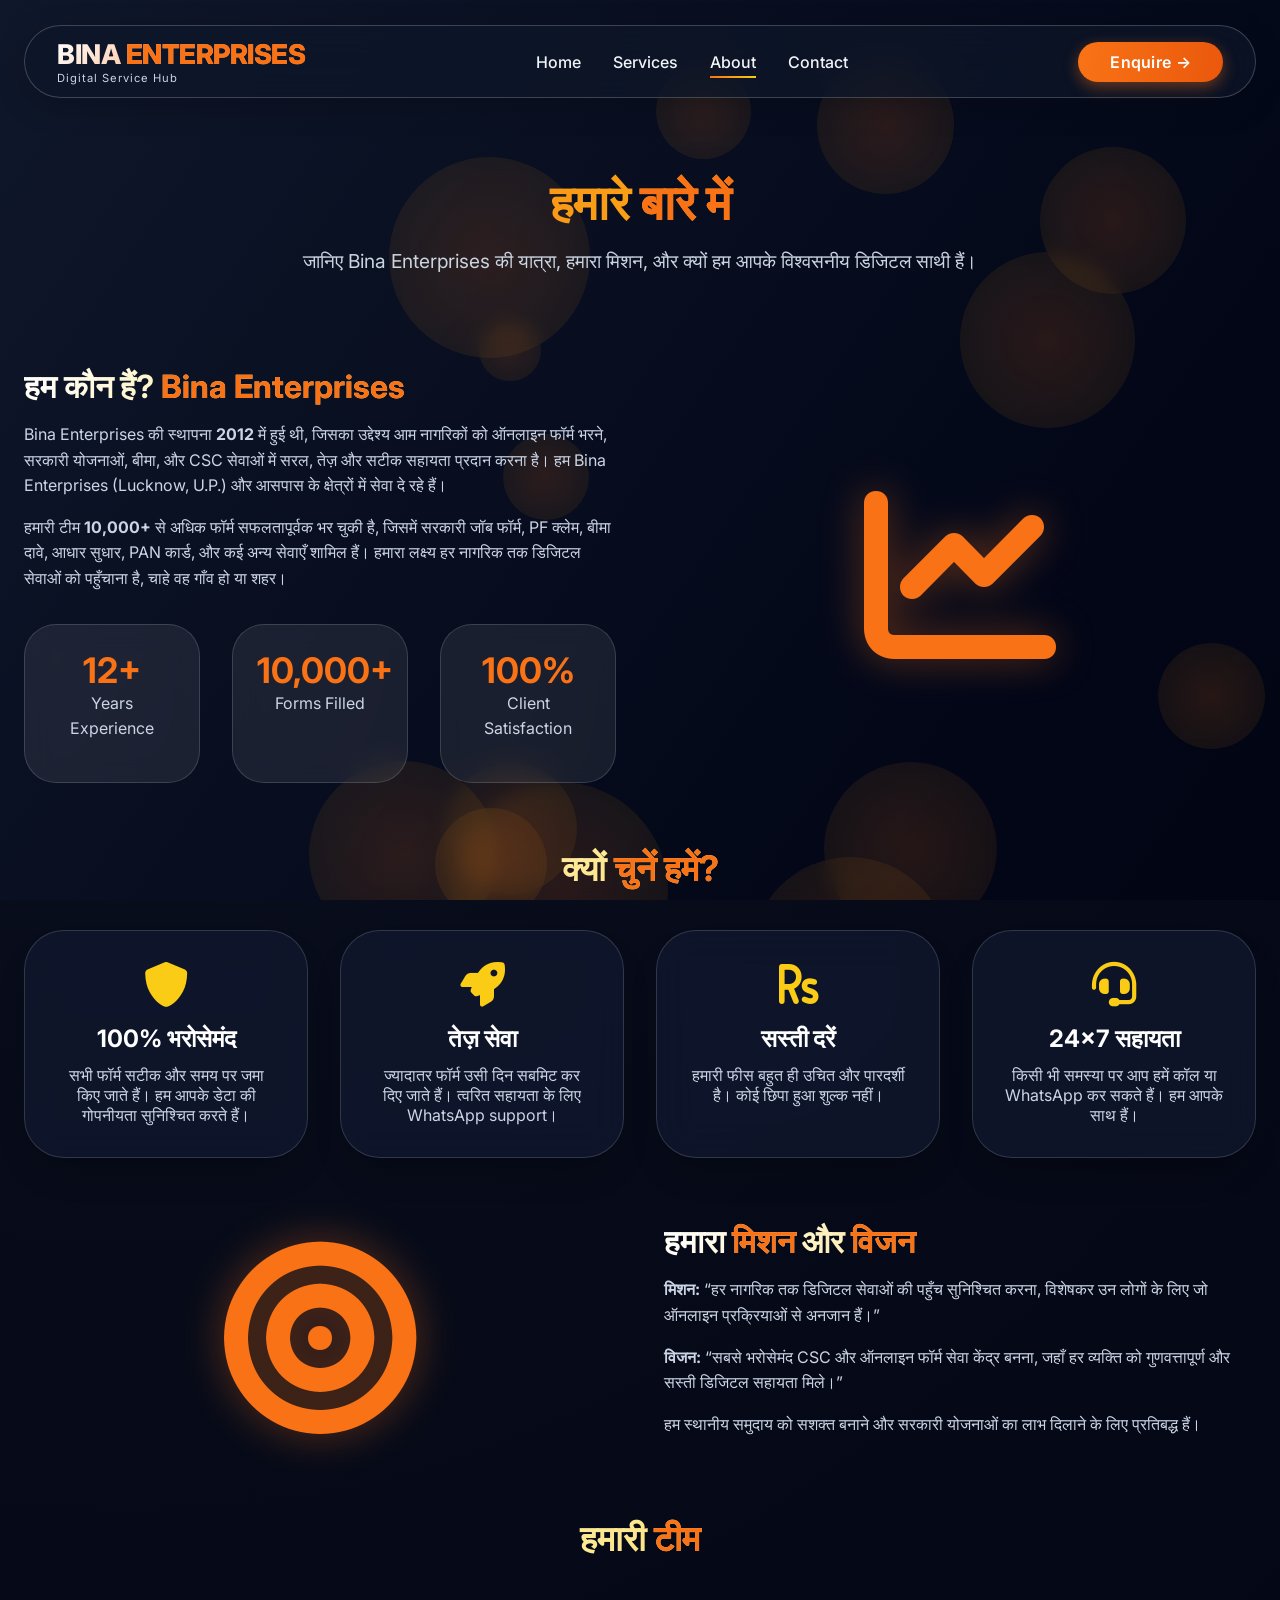
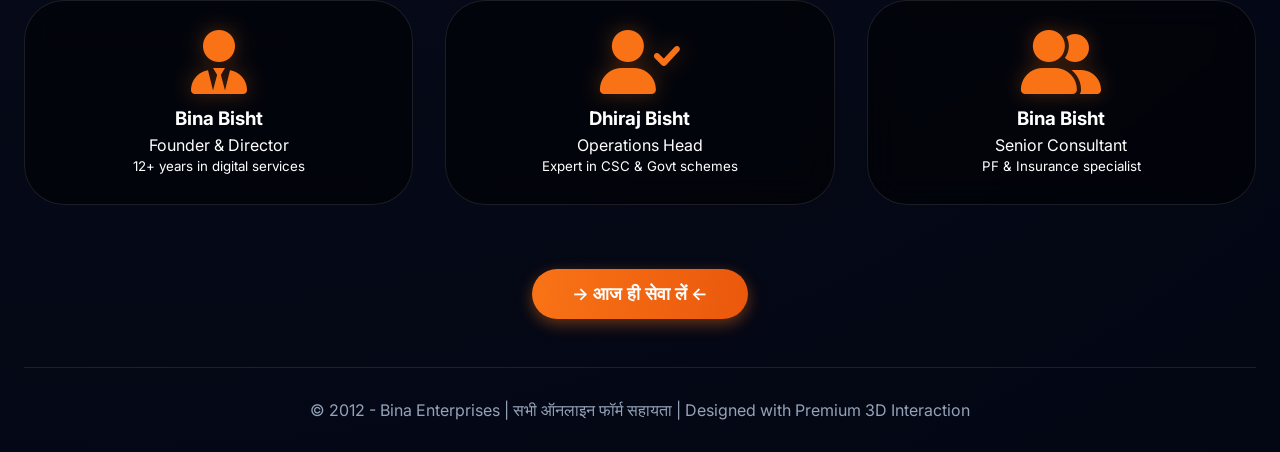
<file: about.html>
<!DOCTYPE html>
<html lang="hi">
<head>
    <meta charset="UTF-8">
    <meta name="viewport" content="width=device-width, initial-scale=1.0, user-scalable=yes">
    <title>हमारे बारे में | Bina Enterprises – 3D Online Form Filling & CSC Services</title>
    <meta name="description" content="Bina Enterprises के बारे में जानें – 12+ साल का अनुभव, 10,000+ खुश ग्राहक, सभी ऑनलाइन फॉर्म सहायता।">
    <link href="https://fonts.googleapis.com/css2?family=Inter:opsz,wght@14..32,300;14..32,400;14..32,600;14..32,700;14..32,800&display=swap" rel="stylesheet">
    <link rel="stylesheet" href="https://cdnjs.cloudflare.com/ajax/libs/font-awesome/6.0.0-beta3/css/all.min.css">
    <style>
        * {
            margin: 0;
            padding: 0;
            box-sizing: border-box;
        }

        body {
            font-family: 'Inter', sans-serif;
            background: radial-gradient(circle at 10% 20%, #0a0f1e 0%, #030613 100%);
            color: #fff;
            overflow-x: hidden;
            scroll-behavior: smooth;
        }

        /* Custom Scrollbar */
        ::-webkit-scrollbar {
            width: 8px;
        }
        ::-webkit-scrollbar-track {
            background: #0f172a;
        }
        ::-webkit-scrollbar-thumb {
            background: #f97316;
            border-radius: 10px;
        }

        /* Animated Gradient Background */
        .animated-bg {
            position: fixed;
            top: 0;
            left: 0;
            width: 100%;
            height: 100%;
            z-index: -2;
            background: linear-gradient(125deg, #0f172a 0%, #020617 40%, #000000 100%);
            background-size: 200% 200%;
            animation: bgWave 12s ease infinite;
        }
        @keyframes bgWave {
            0% { background-position: 0% 50%; }
            50% { background-position: 100% 50%; }
            100% { background-position: 0% 50%; }
        }

        /* Floating Shapes (Glowing Orbs) */
        .floating-shapes {
            position: fixed;
            top: 0;
            left: 0;
            width: 100%;
            height: 100%;
            z-index: -1;
            overflow: hidden;
        }
        .shape {
            position: absolute;
            background: radial-gradient(circle, rgba(249,115,22,0.15), rgba(250,204,21,0.05));
            backdrop-filter: blur(8px);
            border-radius: 50%;
            animation: float 25s infinite ease-in-out;
            pointer-events: none;
        }
        @keyframes float {
            0% { transform: translate(0, 0) rotate(0deg) scale(1); opacity: 0.3; }
            50% { transform: translate(40px, -40px) rotate(10deg) scale(1.2); opacity: 0.6; }
            100% { transform: translate(-20px, 20px) rotate(-5deg) scale(0.9); opacity: 0.3; }
        }

        .container {
            max-width: 1280px;
            margin: 0 auto;
            padding: 0 24px;
            position: relative;
            z-index: 2;
        }

        /* Glassmorphic Navbar */
        .navbar {
            backdrop-filter: blur(20px);
            background: rgba(15, 23, 42, 0.65);
            border-radius: 80px;
            margin: 25px auto 35px;
            padding: 12px 32px;
            display: flex;
            justify-content: space-between;
            align-items: center;
            flex-wrap: wrap;
            border: 1px solid rgba(255, 255, 255, 0.2);
            box-shadow: 0 8px 32px rgba(0, 0, 0, 0.2);
            transition: all 0.3s;
        }
        .navbar:hover {
            border-color: rgba(249,115,22,0.5);
            box-shadow: 0 12px 40px rgba(249,115,22,0.2);
        }
        .logo h1 {
            font-size: 1.7rem;
            font-weight: 800;
            background: linear-gradient(135deg, #ffffff, #f97316);
            -webkit-background-clip: text;
            background-clip: text;
            color: transparent;
            letter-spacing: -0.5px;
        }
        .logo p {
            font-size: 0.7rem;
            color: #cbd5e6;
            letter-spacing: 1px;
        }
        .nav-links {
            display: flex;
            gap: 2rem;
            list-style: none;
        }
        .nav-links a {
            color: #f1f5f9;
            text-decoration: none;
            font-weight: 500;
            transition: 0.2s;
            position: relative;
        }
        .nav-links a::after {
            content: '';
            position: absolute;
            bottom: -6px;
            left: 0;
            width: 0;
            height: 2px;
            background: linear-gradient(90deg, #f97316, #facc15);
            transition: width 0.3s ease;
        }
        .nav-links a:hover::after,
        .nav-links a.active::after {
            width: 100%;
        }
        .nav-links a:hover {
            color: #f97316;
        }

        /* Premium 3D Buttons */
        .btn-3d {
            background: linear-gradient(95deg, #f97316, #ea580c);
            border: none;
            padding: 10px 32px;
            border-radius: 60px;
            font-weight: 600;
            color: white;
            box-shadow: 0 5px 15px rgba(249,115,22,0.4);
            transition: all 0.3s cubic-bezier(0.2, 0.9, 0.4, 1.1);
            display: inline-block;
            text-decoration: none;
            cursor: pointer;
            letter-spacing: 0.3px;
        }
        .btn-3d:hover {
            transform: translateY(-3px) scale(1.02);
            box-shadow: 0 12px 28px rgba(249,115,22,0.6);
            background: linear-gradient(95deg, #ff841f, #f96510);
        }
        .btn-3d:active {
            transform: translateY(2px);
        }

        /* Page Hero */
        .page-hero {
            text-align: center;
            padding: 40px 0 30px;
        }
        .page-hero h1 {
            font-size: 3rem;
            background: linear-gradient(90deg, #f97316, #facc15);
            -webkit-background-clip: text;
            background-clip: text;
            color: transparent;
            font-weight: 800;
        }
        .page-hero p {
            font-size: 1.2rem;
            color: #cbd5e1;
            max-width: 700px;
            margin: 1rem auto;
        }

        /* About Main Grid */
        .about-grid {
            display: flex;
            flex-wrap: wrap;
            gap: 3rem;
            margin: 3rem 0;
            align-items: center;
        }
        .about-text {
            flex: 1;
        }
        .about-text h2 {
            font-size: 2rem;
            margin-bottom: 1rem;
            background: linear-gradient(120deg, #fff, #facc15);
            -webkit-background-clip: text;
            background-clip: text;
            color: transparent;
        }
        .about-text p {
            margin-bottom: 1rem;
            color: #cbd5e6;
            line-height: 1.6;
        }
        .about-highlight {
            color: #f97316;
        }
        .about-stats {
            display: flex;
            gap: 2rem;
            flex-wrap: wrap;
            margin-top: 2rem;
        }
        .stat-box {
            background: rgba(255,255,255,0.08);
            backdrop-filter: blur(12px);
            border-radius: 32px;
            padding: 1.5rem;
            text-align: center;
            flex: 1;
            min-width: 120px;
            border: 1px solid rgba(255,255,255,0.15);
            transition: all 0.3s ease;
        }
        .stat-box:hover {
            transform: translateY(-5px);
            border-color: #f97316;
            background: rgba(249,115,22,0.1);
        }
        .stat-box h3 {
            font-size: 2.2rem;
            color: #f97316;
        }
        .about-image {
            flex: 1;
            text-align: center;
        }
        .about-image i {
            font-size: 12rem;
            color: #f97316;
            filter: drop-shadow(0 0 20px rgba(249,115,22,0.4));
            transition: transform 0.3s;
        }
        .about-image i:hover {
            transform: scale(1.05);
        }

        /* Why Choose Us (Features) */
        .features-section {
            margin: 4rem 0;
        }
        .section-title {
            text-align: center;
            font-size: 2.2rem;
            margin-bottom: 2.5rem;
            background: linear-gradient(135deg, #fff, #facc15);
            -webkit-background-clip: text;
            background-clip: text;
            color: transparent;
        }
        .section-title span {
            color: #f97316;
        }
        .features-grid {
            display: grid;
            grid-template-columns: repeat(auto-fit, minmax(280px, 1fr));
            gap: 2rem;
        }
        .feature-card {
            background: rgba(20, 30, 55, 0.55);
            backdrop-filter: blur(18px);
            border-radius: 40px;
            padding: 2rem;
            text-align: center;
            transition: all 0.4s ease;
            border: 1px solid rgba(255, 255, 255, 0.15);
            transform-style: preserve-3d;
            cursor: pointer;
            box-shadow: 0 20px 35px -12px rgba(0, 0, 0, 0.3);
            position: relative;
            overflow: hidden;
        }
        .feature-card::before {
            content: '';
            position: absolute;
            top: 0;
            left: -100%;
            width: 100%;
            height: 100%;
            background: linear-gradient(90deg, transparent, rgba(249,115,22,0.1), transparent);
            transition: left 0.6s;
        }
        .feature-card:hover::before {
            left: 100%;
        }
        .feature-card:hover {
            transform: translateY(-8px);
            border-color: #f97316;
            box-shadow: 0 28px 40px -12px rgba(249,115,22,0.3);
        }
        .feature-card i {
            font-size: 2.8rem;
            color: #facc15;
            margin-bottom: 1rem;
            transition: transform 0.3s;
        }
        .feature-card:hover i {
            transform: scale(1.1);
        }
        .feature-card h3 {
            font-size: 1.5rem;
            margin-bottom: 0.8rem;
        }
        .feature-card p {
            color: #cbd5e6;
        }

        /* Team Section */
        .team-section {
            margin: 4rem 0;
        }
        .team-grid {
            display: grid;
            grid-template-columns: repeat(auto-fit, minmax(240px, 1fr));
            gap: 2rem;
        }
        .team-card {
            background: rgba(0, 0, 0, 0.5);
            backdrop-filter: blur(16px);
            border-radius: 40px;
            padding: 1.8rem;
            text-align: center;
            transition: all 0.3s ease;
            border: 1px solid rgba(255,255,255,0.1);
            transform-style: preserve-3d;
        }
        .team-card:hover {
            transform: translateY(-8px);
            border-color: #f97316;
            background: rgba(249,115,22,0.1);
        }
        .team-card i {
            font-size: 4rem;
            color: #f97316;
            filter: drop-shadow(0 0 10px rgba(249,115,22,0.3));
        }
        .team-card h3 {
            margin: 0.8rem 0 0.3rem;
        }

        /* Call to Action */
        .cta-container {
            text-align: center;
            margin: 3rem 0;
        }

        /* Footer */
        footer {
            text-align: center;
            padding: 2rem;
            border-top: 1px solid rgba(255, 255, 255, 0.1);
            margin-top: 2rem;
            color: #94a3b8;
        }

        /* Responsive */
        @media (max-width: 768px) {
            .navbar {
                flex-direction: column;
                gap: 1rem;
                border-radius: 40px;
                padding: 16px;
            }
            .nav-links {
                gap: 1.2rem;
                flex-wrap: wrap;
                justify-content: center;
            }
            .page-hero h1 {
                font-size: 2rem;
            }
            .about-text h2 {
                font-size: 1.6rem;
            }
            .stat-box h3 {
                font-size: 1.5rem;
            }
            .about-image i {
                font-size: 8rem;
            }
        }
        @media (max-width: 480px) {
            .container {
                padding: 0 16px;
            }
            .btn-3d {
                padding: 10px 24px;
                font-size: 0.9rem;
            }
        }
    </style>
</head>
<body>
<div class="animated-bg"></div>
<div class="floating-shapes" id="shapes"></div>

<div class="container">
    <nav class="navbar">
        <div class="logo">
            <h1>BINA <span style="color:#f97316;">ENTERPRISES</span></h1>
            <p>Digital Service Hub</p>
        </div>
        <ul class="nav-links">
            <li><a href="index.php">Home</a></li>
            <li><a href="service.php">Services</a></li>
            <li><a href="about.php" class="active">About</a></li>
            <li><a href="contact.php">Contact</a></li>
        </ul>
        <a href="index.php#contact" class="btn-3d">Enquire →</a>
    </nav>

    <div class="page-hero">
        <h1>हमारे <span style="color:#f97316;">बारे में</span></h1>
        <p>जानिए Bina Enterprises की यात्रा, हमारा मिशन, और क्यों हम आपके विश्वसनीय डिजिटल साथी हैं।</p>
    </div>

    <div class="about-grid">
        <div class="about-text">
            <h2>हम कौन हैं? <span class="about-highlight">Bina Enterprises</span></h2>
            <p>Bina Enterprises की स्थापना <strong>2012</strong> में हुई थी, जिसका उद्देश्य आम नागरिकों को ऑनलाइन फॉर्म भरने, सरकारी योजनाओं, बीमा, और CSC सेवाओं में सरल, तेज़ और सटीक सहायता प्रदान करना है। हम Bina Enterprises (Lucknow, U.P.) और आसपास के क्षेत्रों में सेवा दे रहे हैं।</p>
            <p>हमारी टीम <strong>10,000+</strong> से अधिक फॉर्म सफलतापूर्वक भर चुकी है, जिसमें सरकारी जॉब फॉर्म, PF क्लेम, बीमा दावे, आधार सुधार, PAN कार्ड, और कई अन्य सेवाएँ शामिल हैं। हमारा लक्ष्य हर नागरिक तक डिजिटल सेवाओं को पहुँचाना है, चाहे वह गाँव हो या शहर।</p>
            <div class="about-stats">
                <div class="stat-box"><h3>12+</h3><p>Years Experience</p></div>
                <div class="stat-box"><h3>10,000+</h3><p>Forms Filled</p></div>
                <div class="stat-box"><h3>100%</h3><p>Client Satisfaction</p></div>
            </div>
        </div>
        <div class="about-image">
            <i class="fas fa-chart-line"></i>
        </div>
    </div>

    <!-- Why Choose Us -->
    <div class="features-section">
        <h2 class="section-title">क्यों <span>चुनें हमें?</span></h2>
        <div class="features-grid">
            <div class="feature-card"><i class="fas fa-shield-alt"></i><h3>100% भरोसेमंद</h3><p>सभी फॉर्म सटीक और समय पर जमा किए जाते हैं। हम आपके डेटा की गोपनीयता सुनिश्चित करते हैं।</p></div>
            <div class="feature-card"><i class="fas fa-rocket"></i><h3>तेज़ सेवा</h3><p>ज्यादातर फॉर्म उसी दिन सबमिट कर दिए जाते हैं। त्वरित सहायता के लिए WhatsApp support।</p></div>
            <div class="feature-card"><i class="fas fa-rupee-sign"></i><h3>सस्ती दरें</h3><p>हमारी फीस बहुत ही उचित और पारदर्शी है। कोई छिपा हुआ शुल्क नहीं।</p></div>
            <div class="feature-card"><i class="fas fa-headset"></i><h3>24x7 सहायता</h3><p>किसी भी समस्या पर आप हमें कॉल या WhatsApp कर सकते हैं। हम आपके साथ हैं।</p></div>
        </div>
    </div>

    <!-- Our Mission & Vision -->
    <div class="about-grid" style="margin-top:0;">
        <div class="about-image">
            <i class="fas fa-bullseye"></i>
        </div>
        <div class="about-text">
            <h2>हमारा <span class="about-highlight">मिशन</span> और <span class="about-highlight">विजन</span></h2>
            <p><strong>मिशन:</strong> “हर नागरिक तक डिजिटल सेवाओं की पहुँच सुनिश्चित करना, विशेषकर उन लोगों के लिए जो ऑनलाइन प्रक्रियाओं से अनजान हैं।”</p>
            <p><strong>विजन:</strong> “सबसे भरोसेमंद CSC और ऑनलाइन फॉर्म सेवा केंद्र बनना, जहाँ हर व्यक्ति को गुणवत्तापूर्ण और सस्ती डिजिटल सहायता मिले।”</p>
            <p>हम स्थानीय समुदाय को सशक्त बनाने और सरकारी योजनाओं का लाभ दिलाने के लिए प्रतिबद्ध हैं।</p>
        </div>
    </div>

    <!-- Team Section (Optional but adds trust) -->
    <div class="team-section">
        <h2 class="section-title">हमारी <span>टीम</span></h2>
        <div class="team-grid">
            <div class="team-card"><i class="fas fa-user-tie"></i><h3>Bina Bisht</h3><p>Founder & Director</p><small>12+ years in digital services</small></div>
            <div class="team-card"><i class="fas fa-user-check"></i><h3>Dhiraj Bisht</h3><p>Operations Head</p><small>Expert in CSC & Govt schemes</small></div>
            <div class="team-card"><i class="fas fa-user-friends"></i><h3>Bina Bisht</h3><p>Senior Consultant</p><small>PF & Insurance specialist</small></div>
        </div>
    </div>

    <!-- Call to Action -->
    <div class="cta-container">
        <a href="index.php#contact" class="btn-3d" style="padding: 14px 40px; font-size: 1.1rem;">→ आज ही सेवा लें ←</a>
    </div>

    <footer>
        <p>© 2012 - <?php echo date('Y'); ?> Bina Enterprises | सभी ऑनलाइन फॉर्म सहायता | Designed with Premium 3D Interaction</p>
    </footer>
</div>

<script>
    // Generate floating shapes (glowing orbs)
    const shapesContainer = document.getElementById('shapes');
    for(let i = 0; i < 14; i++) {
        let shape = document.createElement('div');
        shape.classList.add('shape');
        let size = Math.random() * 180 + 40;
        shape.style.width = size + 'px';
        shape.style.height = size + 'px';
        shape.style.top = Math.random() * 100 + '%';
        shape.style.left = Math.random() * 100 + '%';
        shape.style.animationDelay = Math.random() * 12 + 's';
        shape.style.animationDuration = Math.random() * 20 + 12 + 's';
        shapesContainer.appendChild(shape);
    }

    // 3D Tilt Effect for Feature Cards and Team Cards
    const tiltElements = document.querySelectorAll('.feature-card, .team-card, .stat-box');
    tiltElements.forEach(el => {
        el.addEventListener('mousemove', (e) => {
            const rect = el.getBoundingClientRect();
            const x = e.clientX - rect.left;
            const y = e.clientY - rect.top;
            const centerX = rect.width / 2;
            const centerY = rect.height / 2;
            const rotateX = (y - centerY) / 20;
            const rotateY = (centerX - x) / 20;
            el.style.transform = `perspective(800px) rotateX(${rotateX}deg) rotateY(${rotateY}deg) translateY(-4px)`;
        });
        el.addEventListener('mouseleave', () => {
            el.style.transform = 'perspective(800px) rotateX(0deg) rotateY(0deg) translateY(0px)';
        });
    });
</script>
</body>
</html>
</file>
